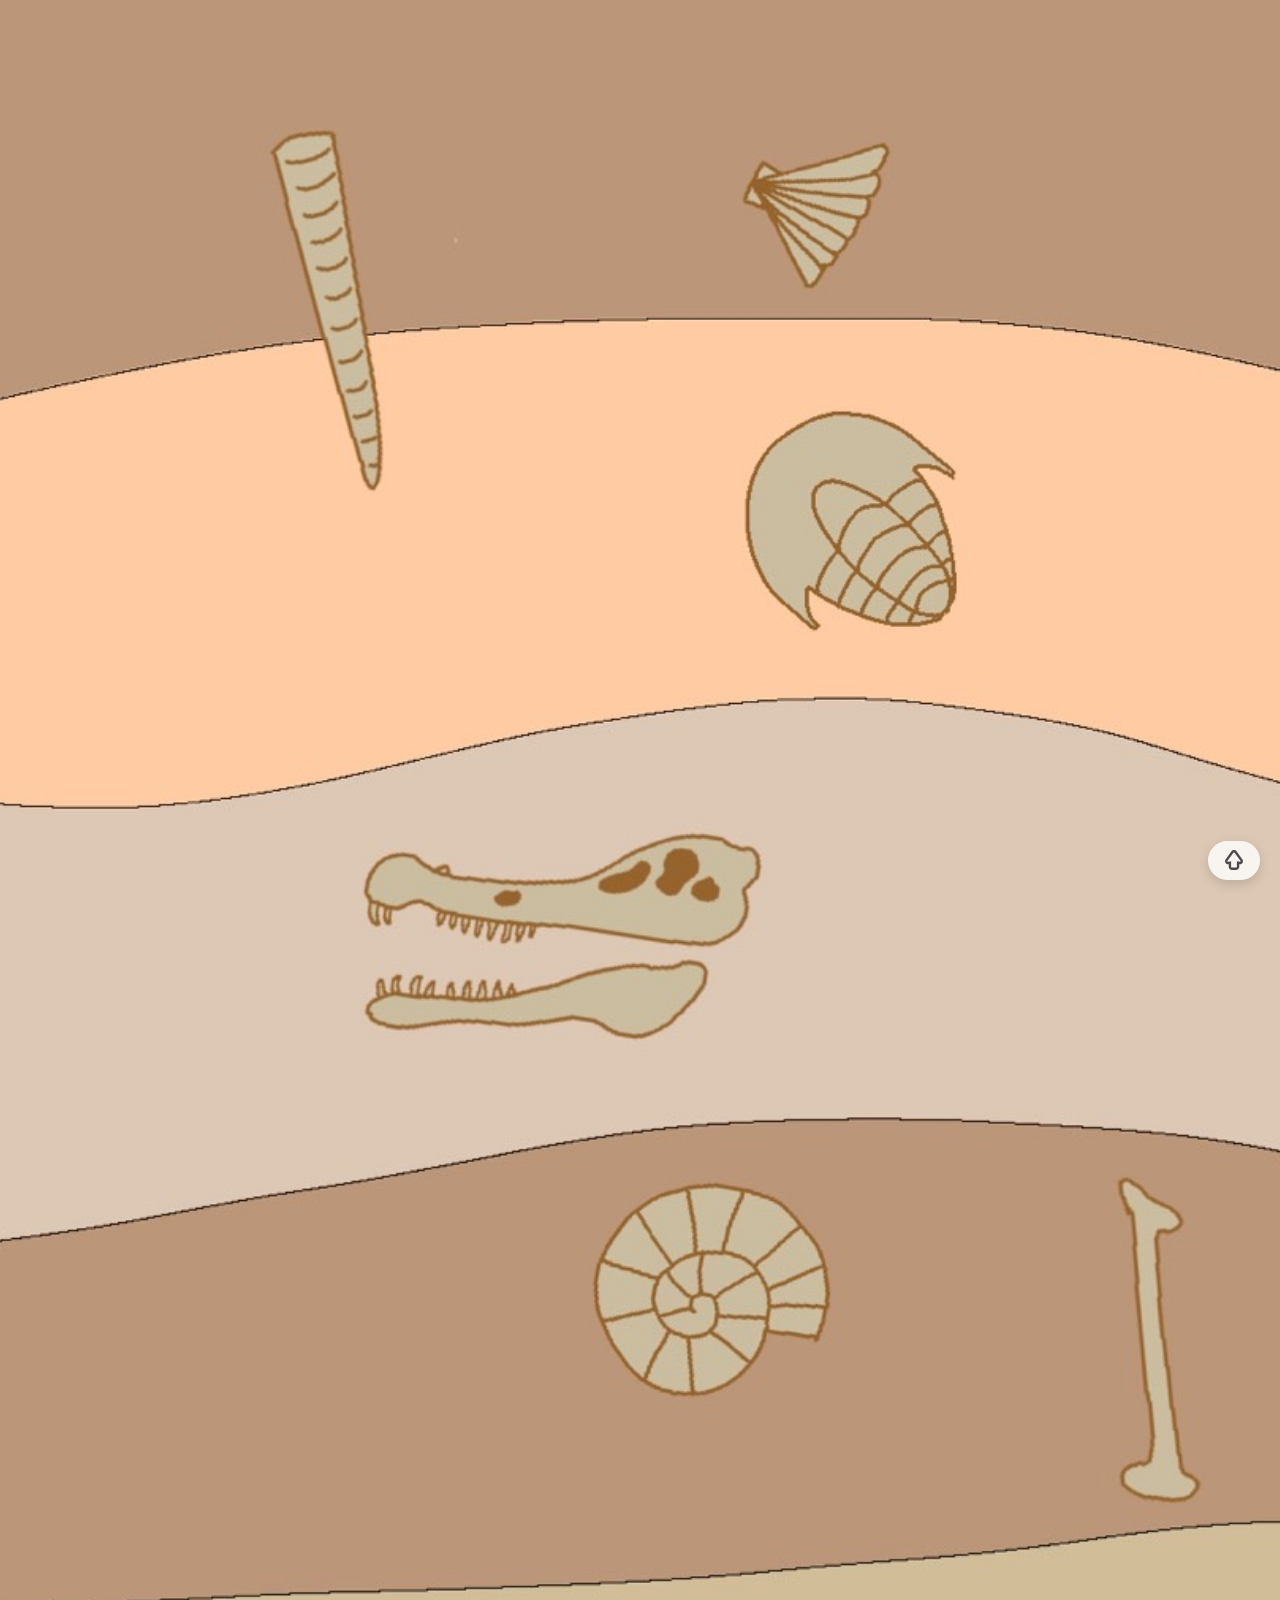
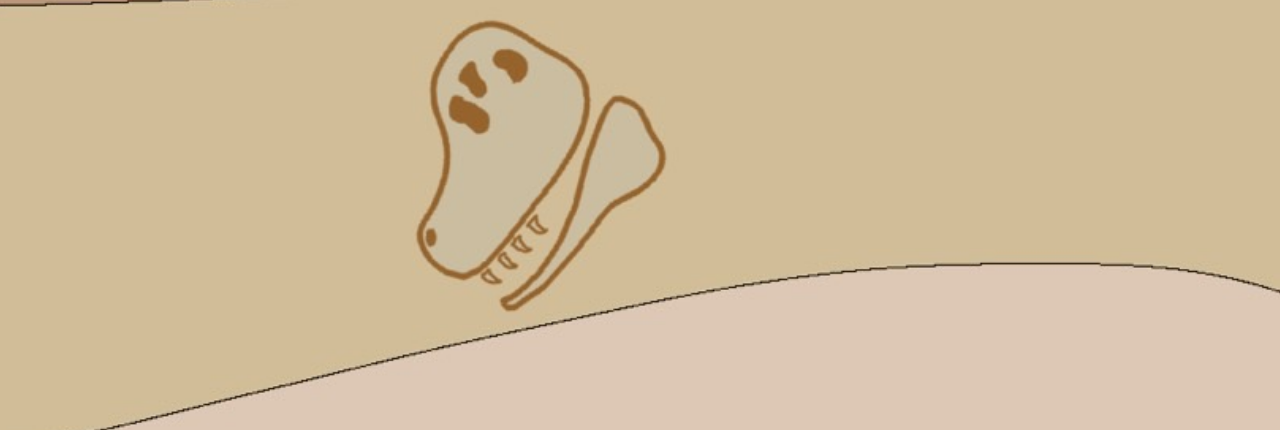
<file: index.html>
<!DOCTYPE html>
<html lang="ja">
<head>
  <meta charset="UTF-8" /> 
  <meta name="viewport" content="width=device-width, initial-scale=1.0"> 
  <title>竹田Tキャンプ</title> 
  <link rel="stylesheet" href="style.css"> 
  <title>発掘体験 in 竹田</title> 
  <link rel="stylesheet" href="style.css" />
  <link href="https://fonts.googleapis.com/css2?family=Kiwi+Maru&display=swap" rel="stylesheet"> 
  <script defer src="script.js"></script> 
</head>
<body>

   <a href="#" class="back-to-top"> 
    <!-- トップへ戻るボタン -->
  <img src="arrow-up.svg" alt="トップへ" />   
</a>

  <header id="top" class="fade-in">
    <a href="#top" class="logo">竹田Tキャンプ</a>
    <p>3Dプリントされた化石でワクワクの冒険を！</p>
  </header> 

  <main class="fade-in">
    <section class="button-grid">
      <a href="guide.html" class="nav-button" target="_blank">
        <img src="info.svg" alt="施設案内アイコン" />
        <span>施設案内</span>
      </a>
      <a href="access.html" class="nav-button" target="_blank">
        <img src="map.svg" alt="アクセスアイコン" />
        <span>アクセス</span>
      </a>
      <a href="dinos.html" class="nav-button" target="_blank">
        <img src="dinosaur.svg" alt="恐竜の種類アイコン" />
        <span>恐竜の種類</span>
      </a>
      <a href="about.html" class="nav-button" target="_blank">
        <img src="question.svg" alt="発掘体験とはアイコン" />
        <span>発掘体験とは</span>
      </a>
      <a href="dinos.html" class="nav-button" target="_blank">
        <img src="dinosaur.svg" alt="恐竜の種類アイコン" />
        <span>恐竜の種類</span>
      </a>
      <a href="dinos.html" class="nav-button" target="_blank">
        <img src="dinosaur.svg" alt="恐竜の種類アイコン" />
        <span>恐竜の種類</span>
      </a>
    </section>
  </main>

  <footer class="fade-in">
    <p>&copy; 2025 発掘体験プロジェクト in 福井県坂井市竹田</p>
  </footer>
</body>
</html>
</file>
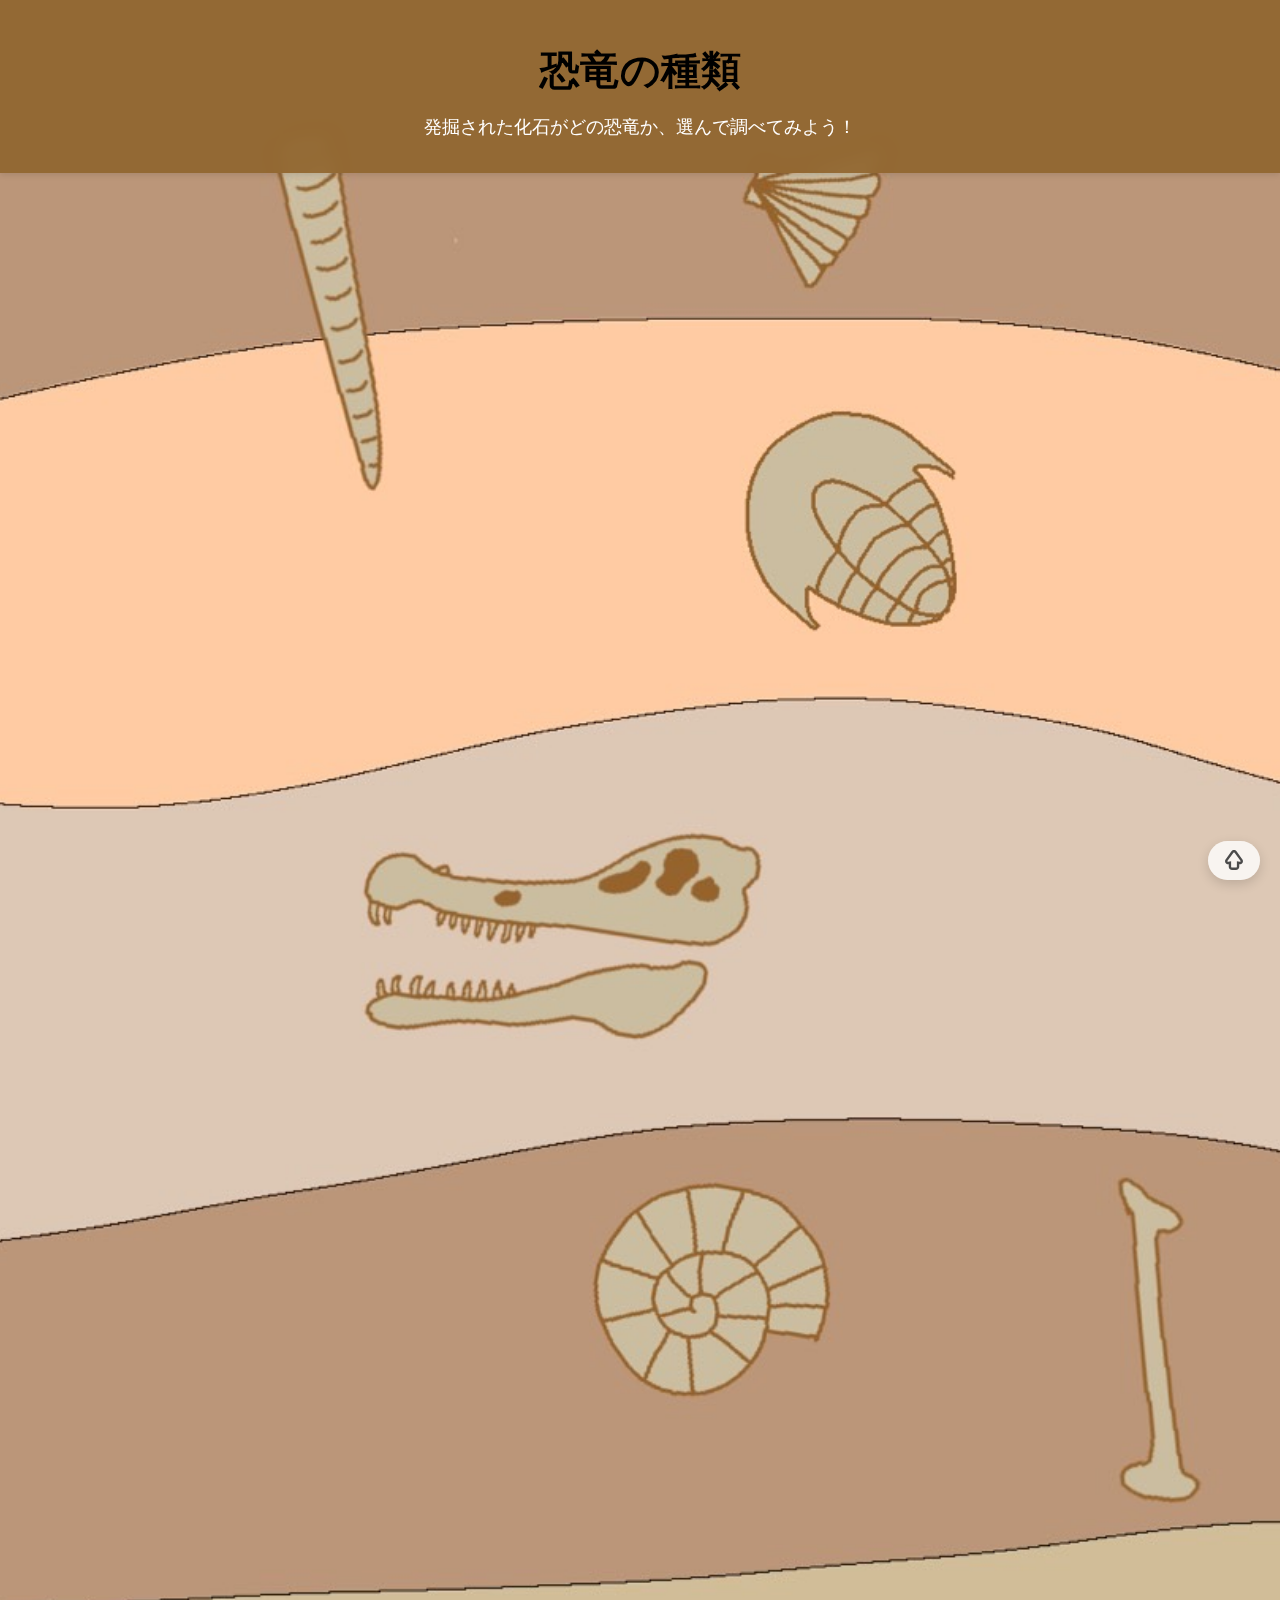
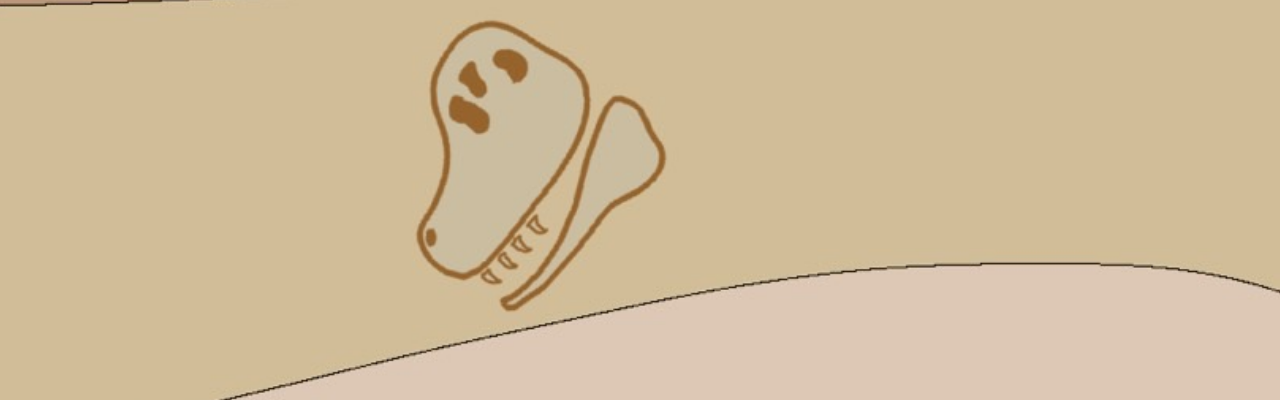
<file: dinos.html>
<!DOCTYPE html>
<html lang="ja">
<head>
  <meta charset="UTF-8" /> 
  <meta name="viewport" content="width=device-width, initial-scale=1.0" />
  <title>恐竜の種類</title>
  <link rel="stylesheet" href="style.css" />
  <script src="script.js" defer></script>
</head>
<body class="page-fade">

    <a href="index.html" class="back-to-top">
  <img src="arrow-up.svg" alt="トップへ" />
</a>

  <header>
    <h1>恐竜の種類</h1>
    <p>発掘された化石がどの恐竜か、選んで調べてみよう！</p>
  </header>

 <main class="dino-grid">
  <a href="https://ja.wikipedia.org/wiki/%E3%83%86%E3%82%A3%E3%83%A9%E3%83%8E%E3%82%B5%E3%82%A6%E3%83%AB%E3%82%B9" class="dino-card fade-in">
    <span>ティラノサウルス</span>
  </a>
  <a href="https://ja.wikipedia.org/wiki/%E3%83%88%E3%83%AA%E3%82%B1%E3%83%A9%E3%83%88%E3%83%97%E3%82%B9" class="dino-card fade-in">
    <span>トリケラトプス</span>
  </a>
  <a href="https://ja.wikipedia.org/wiki/%E3%82%B9%E3%83%86%E3%82%B4%E3%82%B5%E3%82%A6%E3%83%AB%E3%82%B9" class="dino-card fade-in">
    <span>ステゴサウルス</span>
  </a>
  <a href="https://ja.wikipedia.org/wiki/%E3%82%A2%E3%83%AD%E3%82%B5%E3%82%A6%E3%83%AB%E3%82%B9" class="dino-card fade-in">
    <span>アロサウルス</span>
  </a>
  <a href="https://ja.wikipedia.org/wiki/%E3%82%B9%E3%83%94%E3%83%8E%E3%82%B5%E3%82%A6%E3%83%AB%E3%82%B9" class="dino-card fade-in">
    <span>スピノサウルス</span>
  </a>
  <a href="https://ja.wikipedia.org/wiki/%E3%83%91%E3%83%A9%E3%82%B5%E3%82%A6%E3%83%AD%E3%83%AD%E3%83%95%E3%82%B9" class="dino-card fade-in">
    <span>パラサウロロフス</span>
  </a>
  <a href="https://ja.wikipedia.org/wiki/%E3%82%A2%E3%83%B3%E3%82%AD%E3%83%AD%E3%82%B5%E3%82%A6%E3%83%AB%E3%82%B9" class="dino-card fade-in">
    <span>アンキロサウルス</span>
  </a>
</main>
</body>
</html>
</file>
<file: style.css>
/* 全体設定 */
body {
  font-family: 'Kiwi Maru', serif; /* フォントはGoogle Fontsからインポート */
  margin: 0;                       /* マージンをリセット */
  padding: 0;                      /* 余白をリセット */
  background: #ffffff;           /* 背景色 */
  color: #000000;                   /* 文字色 */
  display: flex;                   /* フレックスボックスで中央寄せ */
  flex-direction: column;          /* 縦並び */
  align-items: center;             /* 中央寄せ */
  min-height: 200vh;  /* ページを3画面分の高さにする（必要ならもっと増やしてOK） */
  background-image: url('bg-strata.jpg'); /* 背景画像 */
  background-repeat: no-repeat;    /* 繰り返さない */
  background-position: top center; /* 上中央に配置 */
  background-size: auto 300vh;     /* 縦を画面3つ分の高さに合わせる */
  background-attachment: scroll;   /* スクロール時に背景が動くようにする */
  padding-top: 200px; /* ヘッダーの高さ分 */
}

/* アニメーション */
.fade-in {
  opacity: 0; /* 初期非表示 */
  transform: translateY(30px); /* 下から上に */
  animation: fadeInUp 1.5s ease forwards; /* 1.5秒で上に移動しながら表示 */
}

@keyframes fadeInUp {   
  to {
    opacity: 1; /* 完全表示 */
    transform: translateY(0); /* 元の位置に戻る */
  }
}

/* ヘッダー */
header {
  position: fixed;
  top: 0; /* 上に固定 */
  left: 0; /* 左に固定 */
  width: 100%; /* 幅100% */
  background: rgba(143, 100, 44, 0.9); /* 半透明の茶色 */
  z-index: 999;   /* ヘッダーを最前面に */
  padding: 1rem 0; /* 上下の余白 */
  text-align: center; /* 中央寄せ */
  box-shadow: 0 2px 6px rgba(0, 0, 0, 0.1); /* 影をつける */
  backdrop-filter: blur(8px); /* 背景をぼかす */
}

/* ヘッダー内のロゴリンク（竹田Tキャンプ） */
.logo {
  font-size: 1.8rem;      /* フォントサイズ */
  font-weight: bold;     /* 太字 */
  color: #333;         /* 色 */
  text-decoration: none; /* 下線を消す */
  display: inline-block; /* インラインブロック */
  margin: 0 auto;       /* 中央寄せ */
}

.logo:hover {
  color: #555;       /* ホバー時の色 */
}

h1 {
  font-size: 2.5rem;       /* タイトルのフォントサイズ */
  margin-bottom: 0.5rem;   /* タイトルの下のマージン */
}

p {
  font-size: 1.1rem;      /* 説明文のフォントサイズ */
  color: #ffffff;          /* 説明文の色 */
}

/* ボタングリッド */
.button-grid {
  display: grid;
  grid-template-columns: repeat(auto-fit, minmax(150px, 1fr));
  gap: 1.5rem;
  width: 90%;
  max-width: 800px;
  margin: 2rem auto;
}

/* ナビゲーションボタン */
.nav-button {
  background: #ffffff;
  border-radius: 20px;
  padding: 1.2rem;
  text-align: center;
  text-decoration: none;
  color: #333;
  box-shadow: 0 5px 10px rgba(0, 0, 0, 0.1);
  transition: transform 0.2s ease, box-shadow 0.2s ease;
}

.nav-button img {
  width: 48px; /* アイコンのサイズ */
  height: 48px; /* アイコンのサイズ */
  margin-bottom: 0.5rem; /* 画像と文字の間隔 */
  transition: transform 0.2s ease; /* ホバー時の変化 */
}

.nav-button:hover {
  transform: scale(1.05);
  box-shadow: 0 10px 20px rgba(0, 0, 0, 0.15);
}

.nav-button:hover img {
  transform: scale(1.2);
}

.nav-button span {
  display: block;
  font-size: 1rem;
  font-weight: bold;
}

/* フッター */
footer {
  margin-top: auto;
  padding: 1rem;
  font-size: 0.9rem;
  color: #888;
}

/* タグライン スマホ用設定 */

@media screen and (max-width: 768px) {  
  .button-grid {
    grid-template-columns: 1fr 1fr; /* スマホは2列表示 */
    gap: 1rem; /* スマホ用の間隔 */
    width: 95%; /* スマホ用の幅 */
    margin: 0 auto; /* 中央寄せ */
  }

  .nav-button {
    padding: 1.2rem; /* スマホ用のパディング */
    font-size: 1rem; /* スマホ用のフォントサイズ */
    display: flex; /* フレックスボックスで中央寄せ */
    flex-direction: column; /* 縦並び */
    align-items: center; /* 中央寄せ */
  }

  .nav-button img {
    width: 36px; /* スマホ用の画像サイズ */
    height: 36px; /* スマホ用の画像サイズ */
    margin-bottom: 0.5rem; /* スマホ用の画像と文字の間隔 */
  }

  .back-to-top {
    bottom: 10px; /* スマホ用の位置 */
    right: 10px; /* スマホ用の位置 */
    font-size: 1.2rem; /* スマホ用のフォントサイズ */
    padding: 0.6rem 1rem; /* スマホ用のパディング */
  }

  .tagline {
    font-size: 1rem; /* スマホ用のフォントサイズ */
    padding: 0 1rem; /* スマホ用のパディング */
    text-align: center; /* 中央寄せ */
  }
}


/* 恐竜カードの横並びレイアウト */
.dino-card {
  display: flex;
  flex-direction: row; /* 横並び！ */
  justify-content: center; /* 文字を中央に */
  align-items: center; /* 画像と文字を中央に */
  text-decoration: none; /* リンクの下線を消す */
  background: rgba(255, 255, 255, 0.9); /* 半透明の白 */
  border-radius: 1rem; /* 角を丸く */
  padding: 1rem 1.5rem; /* 内側の余白 */
  width: 300px;      /* カードの幅 */
  box-shadow: 0 4px 10px rgba(0, 0, 0, 0.2); /* 影 */
  transition: transform 0.2s ease, box-shadow 0.2s ease; /* ホバー時の変化 */
  opacity: 0;                /* 初期非表示 */
  transform: translateY(20px); /* 下から上に */
  animation: fadeInUp 0.5s ease-out forwards; /* アニメーション */
}

/* カード内の画像と文字のレイアウト */
.dino-card img {
  width: 60px;       /* 画像の幅 */
  height: auto;     /* 高さは自動調整 */
  margin-right: 1rem;   /* 画像と文字の間隔 */
}
.dino-card span {
  color: #333;        /* 文字色 */
  font-size: 1.2rem;    /* フォントサイズ */
  font-weight: bold;    /* 太字 */
}

/* ホバー時のエフェクト */
.dino-card:hover { 
  transform: scale(1.05); /* 拡大 */
  box-shadow: 0 8px 20px rgba(0, 0, 0, 0.3); /* 影を強く */
}

/* アニメーション（順番にふわっと出る） */
@keyframes fadeInUp {
  to {
    opacity: 1; /* 完全表示 */
    transform: translateY(0); /* 元の位置に戻る */
  }
}

.fade-in:nth-child(1) {   /* 最初の要素 */
  animation-delay: 0.1s;  /* 0.1秒後に表示 */
}
.fade-in:nth-child(2) {   /* 2番目の要素 */
  animation-delay: 0.3s;  /* 0.3秒後に表示 */
}
.fade-in:nth-child(3) {   /* 3番目の要素 */
  animation-delay: 0.5s;  /* 0.5秒後に表示 */
}

.fade-in:nth-child(4) {   /* 4番目の要素 */
  animation-delay: 0.7s;  /* 0.7秒後に表示 */
}

.fade-in:nth-child(5) {   /* 5番目の要素 */
  animation-delay: 0.9s;  /* 0.9秒後に表示 */
}

.fade-in:nth-child(6) {   /* 6番目の要素 */
  animation-delay: 1.1s;  /* 1.1秒後に表示 */
}

.fade-in:nth-child(7) {   /* 7番目の要素 */
  animation-delay: 1.3s;  /* 1.3秒後に表示 */
}



.back-to-top { 
  position: fixed;
  bottom: 20px;
  right: 20px;
  background: #ffffffcc;
  color: #333;
  text-decoration: none;
  padding: 0.6rem 1rem;
  border-radius: 30px;
  font-weight: bold;
  box-shadow: 0 4px 12px rgba(0, 0, 0, 0.15);
  transition: all 0.3s ease;
  display: flex;
  align-items: center;
  gap: 0.5rem;
  z-index: 1000;
}
.back-to-top img {
  width: 20px;
  height: 20px;
}
.back-to-top:hover {
  background: #f0f0f0;
  transform: translateY(-2px);
}

@media screen and (max-width: 768px) {
  .nav,
  .dino-grid {
    flex-direction: column;
    align-items: center;
  }

  .nav a,
  .dino-card {
    width: 90%;
    font-size: 1rem;
    text-align: center;
  }

  .back-to-top {
    bottom: 10px;
    right: 10px;
    padding: 0.5rem 0.8rem;
    font-size: 0.9rem;
  }
}
</file>
